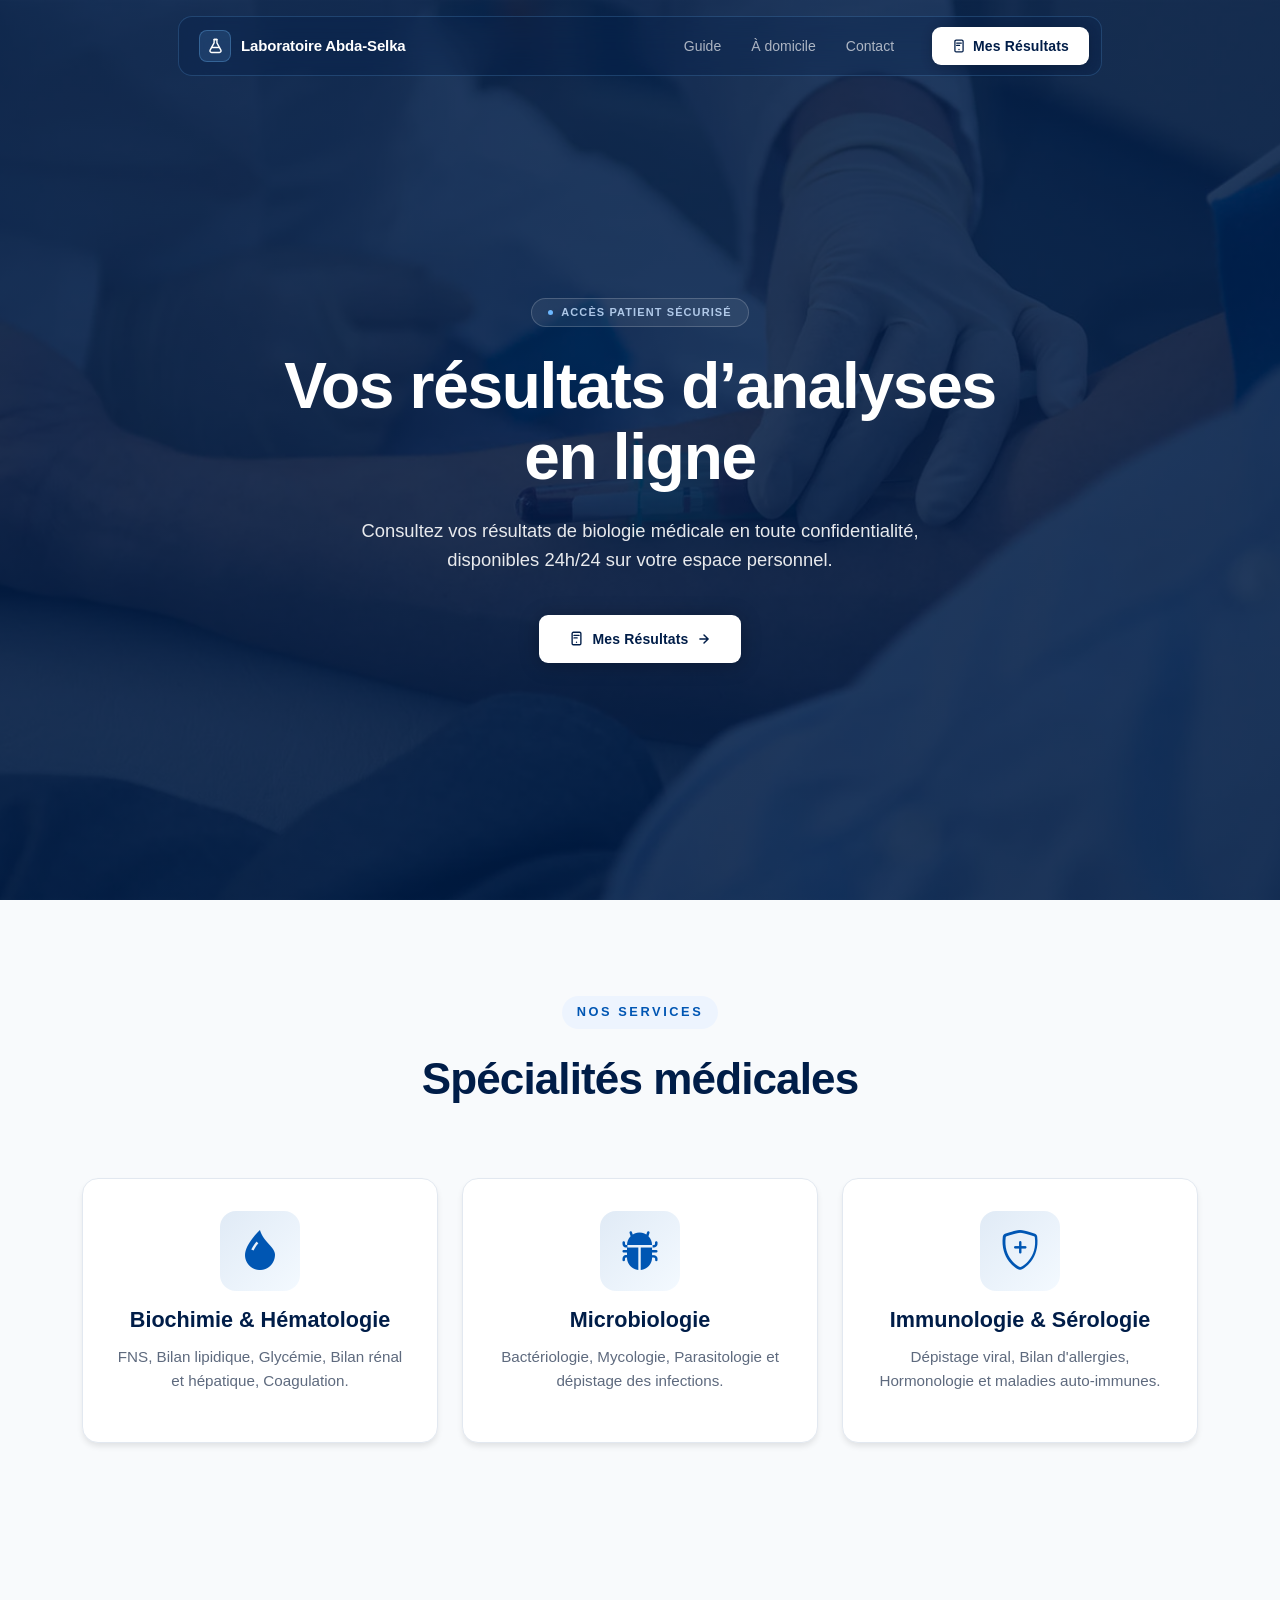
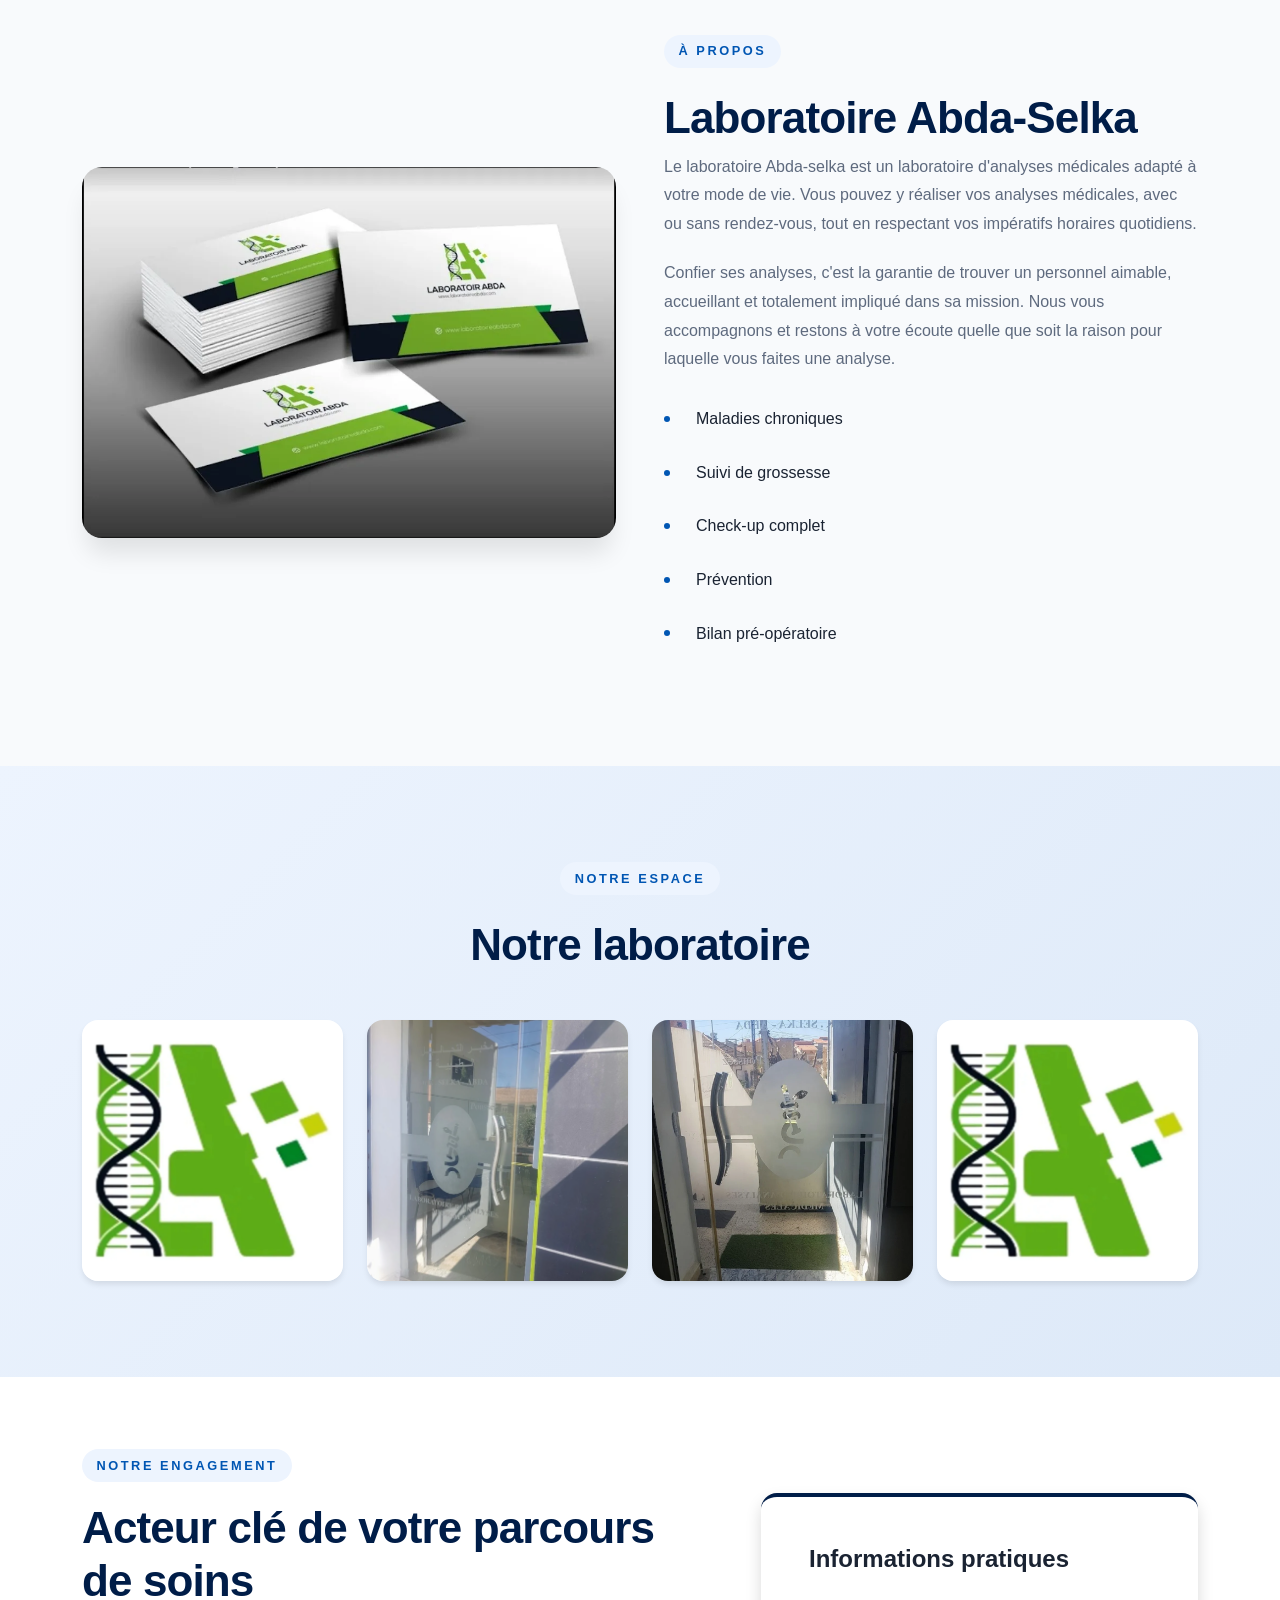
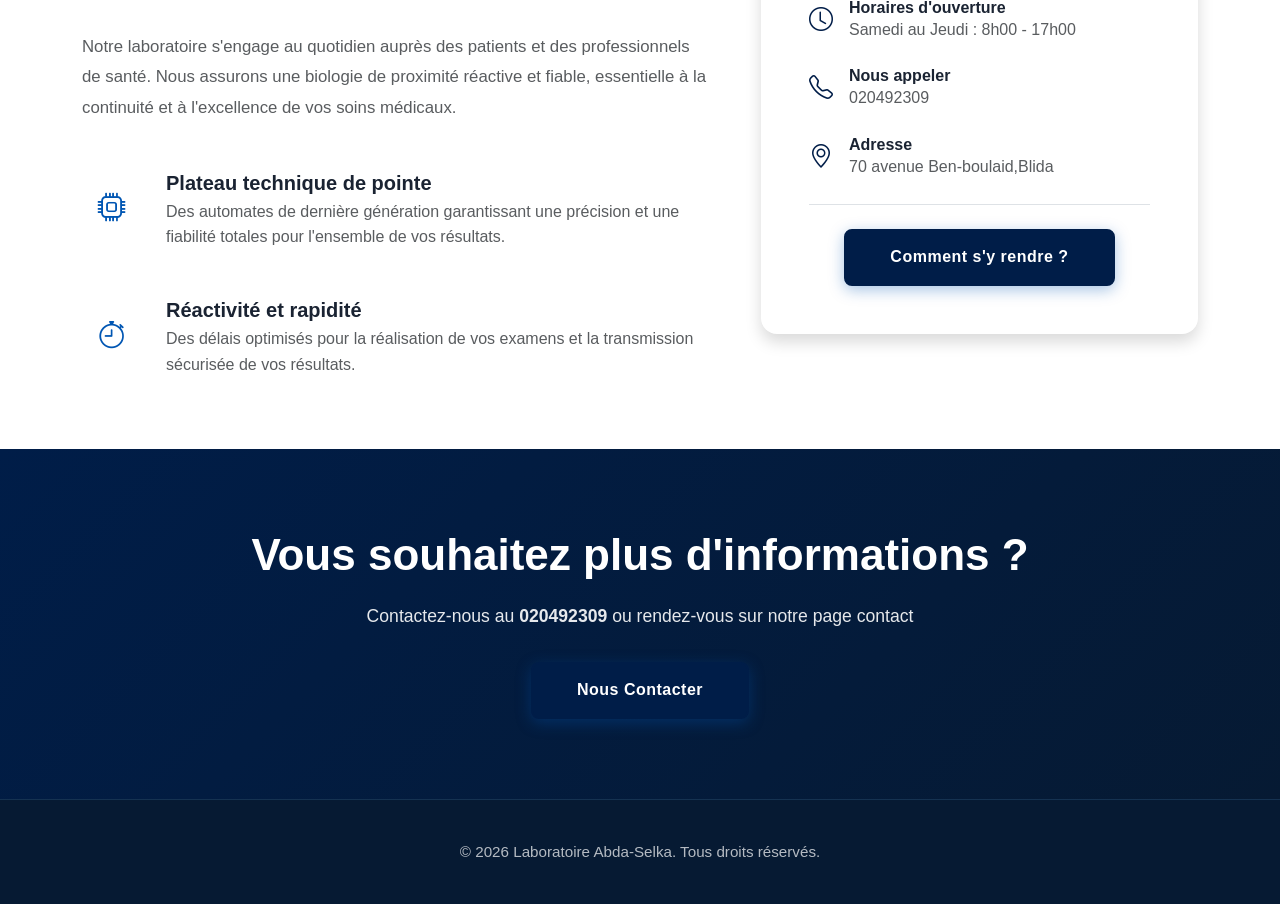
<file: index.html>
<!DOCTYPE html>
<html lang="fr">

<head>
  <meta charset="UTF-8">
  <meta http-equiv="X-UA-Compatible" content="IE=edge">
  <meta name="viewport" content="width=device-width, initial-scale=1.0">
  <title>Laboratoire Abda-Selka</title>

  <link rel="shortcut icon" href="img/logo.jpg" type="image/jpeg">
  <link href="https://cdn.jsdelivr.net/npm/bootstrap@5.1.3/dist/css/bootstrap.min.css" rel="stylesheet"
    integrity="sha384-1BmE4kWBq78iYhFldvKuhfTAU6auU8tT94WrHftjDbrCEXSU1oBoqyl2QvZ6jIW3" crossorigin="anonymous">
  <link rel="stylesheet" href="https://cdn.jsdelivr.net/npm/bootstrap-icons@1.7.2/font/bootstrap-icons.css">
  <script src="https://cdn.jsdelivr.net/npm/bootstrap@5.1.3/dist/js/bootstrap.bundle.min.js"
    integrity="sha384-ka7Sk0Gln4gmtz2MlQnikT1wXgYsOg+OMhuP+IlRH9sENBO0LRn5q+8nbTov4+1p"
    crossorigin="anonymous"></script>
  <link rel="stylesheet" href="aceuille.css">


</head>

<body>
  <!-- Navigation -->
  <nav class="glass-nav-wrap" aria-label="Navigation principale">
    <div class="glass-nav">
      <a href="index.html" class="nav-logo">
        <div class="nav-logo-icon" aria-hidden="true">
          <svg viewBox="0 0 24 24" fill="none" stroke="white" stroke-width="2" stroke-linecap="round"
            stroke-linejoin="round">
            <path d="M14 2H10" />
            <path d="M10 2v5L4.4 17.1c-.8 1.5.3 3.4 2 3.4h11.2c1.7 0 2.8-1.9 2-3.4L14 7V2z" />
            <path d="M6.5 13.5h11" />
          </svg>
        </div>
        <span class="nav-logo-text">Laboratoire Abda-Selka</span>
      </a>

      <button class="nav-toggle" aria-label="Ouvrir le menu" aria-expanded="false">
        <span class="hamburger-bar"></span>
        <span class="hamburger-bar"></span>
        <span class="hamburger-bar"></span>
      </button>

      <div class="nav-menu-content">
        <div class="nav-links">
          <a href="guide.html" class="nav-link">Guide</a>
          <a href="domicile.html" class="nav-link">À domicile</a>
          <a href="contact.html" class="nav-link">Contact</a>
        </div>

        <a href="http://abda.bmvie.net" class="nav-cta">
          <svg width="14" height="14" viewBox="0 0 24 24" fill="none" stroke="currentColor" stroke-width="2.2"
            stroke-linecap="round" stroke-linejoin="round" aria-hidden="true">
            <rect x="5" y="2" width="14" height="20" rx="2" />
            <line x1="12" y1="18" x2="12" y2="18.01" />
            <path d="M8 7h8M8 11h5" />
          </svg>
          Mes Résultats
        </a>
      </div>
    </div>
  </nav>

  <!-- Hero Section -->
  <section class="hero-section">
    <div class="container">
      <div class="hero-content">

        <p class="hero-eyebrow">
          <span class="hero-eyebrow-dot" aria-hidden="true"></span>
          Accès Patient Sécurisé
        </p>

        <h1 class="hero-title" id="hero-title">Vos résultats d’analyses en ligne</h1>

        <p class="hero-subtitle">
          Consultez vos résultats de biologie médicale en toute confidentialité,<br>
          disponibles 24h/24 sur votre espace personnel.
        </p>

        <div class="hero-actions">
          <a href="http://abda.bmvie.net" class="btn-results">
            <svg width="15" height="15" viewBox="0 0 24 24" fill="none" stroke="currentColor" stroke-width="2.2"
              stroke-linecap="round" stroke-linejoin="round" aria-hidden="true">
              <rect x="5" y="2" width="14" height="20" rx="2" />
              <line x1="12" y1="18" x2="12" y2="18.01" />
              <path d="M8 7h8M8 11h5" />
            </svg>
            Mes Résultats
            <span class="btn-arrow" aria-hidden="true">
              <svg width="14" height="14" viewBox="0 0 24 24" fill="none" stroke="currentColor" stroke-width="2.5"
                stroke-linecap="round">
                <path d="M5 12h14M12 5l7 7-7 7" />
              </svg>
            </span>
          </a>
        </div>

      </div>
    </div>
  </section>

  <!-- Specialties Section -->
  <section class="section-specialties">
    <div class="container">
      <div class="section-intro fade-in">
        <p class="section-eyebrow">Nos Services</p>
        <h2 class="section-title">Spécialités médicales</h2>

      </div>
      <div class="row g-4 mt-5">
        <div class="col-md-6 col-lg-4">
          <div class="specialty-card fade-in-up">
            <div class="specialty-icon mb-3">
              <i class="bi bi-droplet-fill fs-1" style="color: #0056b3;"></i>
            </div>
            <h3>Biochimie & Hématologie</h3>
            <p>FNS, Bilan lipidique, Glycémie, Bilan rénal et hépatique, Coagulation.</p>
          </div>
        </div>
        <div class="col-md-6 col-lg-4">
          <div class="specialty-card fade-in-up" style="animation-delay: 0.1s;">
            <div class="specialty-icon text-primary mb-3">
              <i class="bi bi-bug-fill fs-1" style="color: #0056b3;"></i>
            </div>
            <h3>Microbiologie</h3>
            <p>Bactériologie, Mycologie, Parasitologie et dépistage des infections.</p>
          </div>
        </div>
        <div class="col-md-6 col-lg-4">
          <div class="specialty-card fade-in-up" style="animation-delay: 0.2s;">
            <div class="specialty-icon text-primary mb-3">
              <i class="bi bi-shield-plus fs-1" style="color: #0056b3;"></i>
            </div>
            <h3>Immunologie & Sérologie</h3>
            <p>Dépistage viral, Bilan d'allergies, Hormonologie et maladies auto-immunes.</p>
          </div>
        </div>
      </div>
    </div>
  </section>

  <!-- About Section -->
  <section class="section-about">
    <div class="container">
      <div class="row align-items-center g-5">
        <div class="col-lg-6 fade-in">
          <div class="about-image">
            <img src="img/carte.webp" alt="Laboratoire Abda-Selka" loading="lazy">
          </div>
        </div>
        <div class="col-lg-6 fade-in" style="animation-delay: 0.1s;">
          <p class="section-eyebrow">À propos</p>
          <h2 class="section-title">Laboratoire Abda-Selka</h2>
          <p class="about-text">Le laboratoire Abda-selka est un laboratoire d'analyses médicales adapté à votre mode de
            vie. Vous pouvez y réaliser vos analyses médicales, avec ou sans rendez-vous, tout en respectant vos
            impératifs horaires quotidiens.</p>
          <p class="about-text">Confier ses analyses, c'est la garantie de trouver un personnel aimable, accueillant et
            totalement impliqué dans sa mission. Nous vous accompagnons et restons à votre écoute quelle que soit la
            raison pour laquelle vous faites une analyse.</p>
          <ul class="about-list">
            <li>Maladies chroniques</li>
            <li>Suivi de grossesse</li>
            <li>Check-up complet</li>
            <li>Prévention</li>
            <li>Bilan pré-opératoire</li>
          </ul>
        </div>
      </div>
    </div>
  </section>

  <!-- Gallery Section -->
  <section class="section-gallery">
    <div class="container">
      <div class="section-intro text-center fade-in">
        <p class="section-eyebrow">Notre espace</p>
        <h2 class="section-title">Notre laboratoire</h2>
      </div>
      <div class="gallery-grid mt-5">
        <div class="gallery-item fade-in-up">
          <img src="img/logo.webp" alt="Équipements" loading="lazy">
        </div>
        <div class="gallery-item fade-in-up" style="animation-delay: 0.1s;" >
          <img src="img/porte1.webp" alt="Entrée" loading="lazy">
        </div>
        <div class="gallery-item fade-in-up" style="animation-delay: 0.2s;">
          <img src="img/porte2.webp" alt="Accueil" loading="lazy">
        </div>
        <div class="gallery-item fade-in-up" style="animation-delay: 0.3s;">
          <img src="img/logo.webp" alt="Logo">
        </div>
      </div>
    </div>
  </section>
  <!-- Mission Section -->
  <section class="section-mission py-5">
    <div class="container py-4">
      <div class="row g-5 align-items-center">

        <div class="col-lg-7 animate-on-scroll fade-in">
          <p class="section-eyebrow fw-bold text-uppercase mb-1" style="color: #0056b3 !important;">Notre Engagement</p>
          <h2 class="section-title fw-bold mb-4">Acteur clé de votre parcours de soins</h2>
          <p class="mission-text text-muted mb-5">
            Notre laboratoire s'engage au quotidien auprès des patients et des professionnels de santé. Nous assurons
            une biologie de proximité réactive et fiable, essentielle à la continuité et à l'excellence de vos soins
            médicaux.
          </p>

          <div class="mission-highlights">
            <div class="d-flex align-items-start mb-4 animate-on-scroll fade-in-up">
              <div class="flex-shrink-0  bg-opacity-10  p-3 rounded-circle me-4">
                <i class="bi bi-cpu fs-3" style="color: #0056b3;"></i>
              </div>
              <div>
                <h4 class="h5 fw-bold mb-1">Plateau technique de pointe</h4>
                <p class="text-muted mb-0">Des automates de dernière génération garantissant une précision et une
                  fiabilité totales pour l'ensemble de vos résultats.</p>
              </div>
            </div>

            <div class="d-flex align-items-start animate-on-scroll fade-in-up" style="animation-delay: 0.1s;">
              <div class="flex-shrink-0  bg-opacity-10  p-3 rounded-circle me-4">
                <i class="bi bi-stopwatch fs-3" style="color: #0056b3;"></i>
              </div>
              <div>
                <h4 class="h5 fw-bold mb-1">Réactivité et rapidité</h4>
                <p class="text-muted mb-0">Des délais optimisés pour la réalisation de vos examens et la transmission
                  sécurisée de vos résultats.</p>
              </div>
            </div>
          </div>
        </div>

        <div class="col-lg-5 animate-on-scroll fade-in" style="animation-delay: 0.2s;">

          <div class="info-wrapper bg-white p-4 p-md-5 rounded-4 shadow border-top border-4"
            style="border-top-color: #001d48 !important;">
            <h3 class="h4 fw-bold mb-4">Informations pratiques</h3>

            <div class="info-item d-flex align-items-center mb-4">

              <div class="info-icon me-3" style="color: #001d48 !important;">
                <i class="bi bi-clock fs-4"></i>
              </div>
              <div>
                <h4 class="h6 fw-bold mb-0">Horaires d'ouverture</h4>
                <p class="text-muted mb-0">Samedi au Jeudi : 8h00 - 17h00</p>
              </div>
            </div>

            <div class="info-item d-flex align-items-center mb-4">

              <div class="info-icon me-3" style="color: #001d48 !important;">
                <i class="bi bi-telephone fs-4"></i>
              </div>
              <div>
                <h4 class="h6 fw-bold mb-0">Nous appeler</h4>
                <p class="text-muted mb-0">020492309</p>
              </div>
            </div>

            <div class="info-item d-flex align-items-center mb-4">

              <div class="info-icon me-3" style="color: #001d48 !important;">
                <i class="bi bi-geo-alt fs-4"></i>
              </div>
              <div>
                <h4 class="h6 fw-bold mb-0">Adresse</h4>
                <p class="text-muted mb-0">70 avenue Ben-boulaid,Blida</p>
              </div>
            </div>

            <div class="mt-4 pt-4 border-top d-flex justify-content-center">

              <a href="contact.html" class="btn btn-cta" style="max-width: 100%; width: auto;">Comment s'y rendre ?</a>
            </div>
          </div>
        </div>

      </div>
    </div>
  </section>

  <!-- CTA Section -->
  <section class="section-cta">
    <div class="container text-center">
      <div class="fade-in">
        <h2>Vous souhaitez plus d'informations ?</h2>
        <p class="cta-text">Contactez-nous au <strong>020492309</strong> ou rendez-vous sur notre page contact</p>
        <a href="contact.html" class="btn btn-cta">Nous Contacter</a>
      </div>
    </div>
  </section>

  <!-- Footer -->
  <footer class="site-footer">
    <div class="container text-center">
      <p>&copy; 2026 Laboratoire Abda-Selka. Tous droits réservés.</p>
    </div>
  </footer>
  <script src="main.js" defer></script>
</body>

</html>
</file>
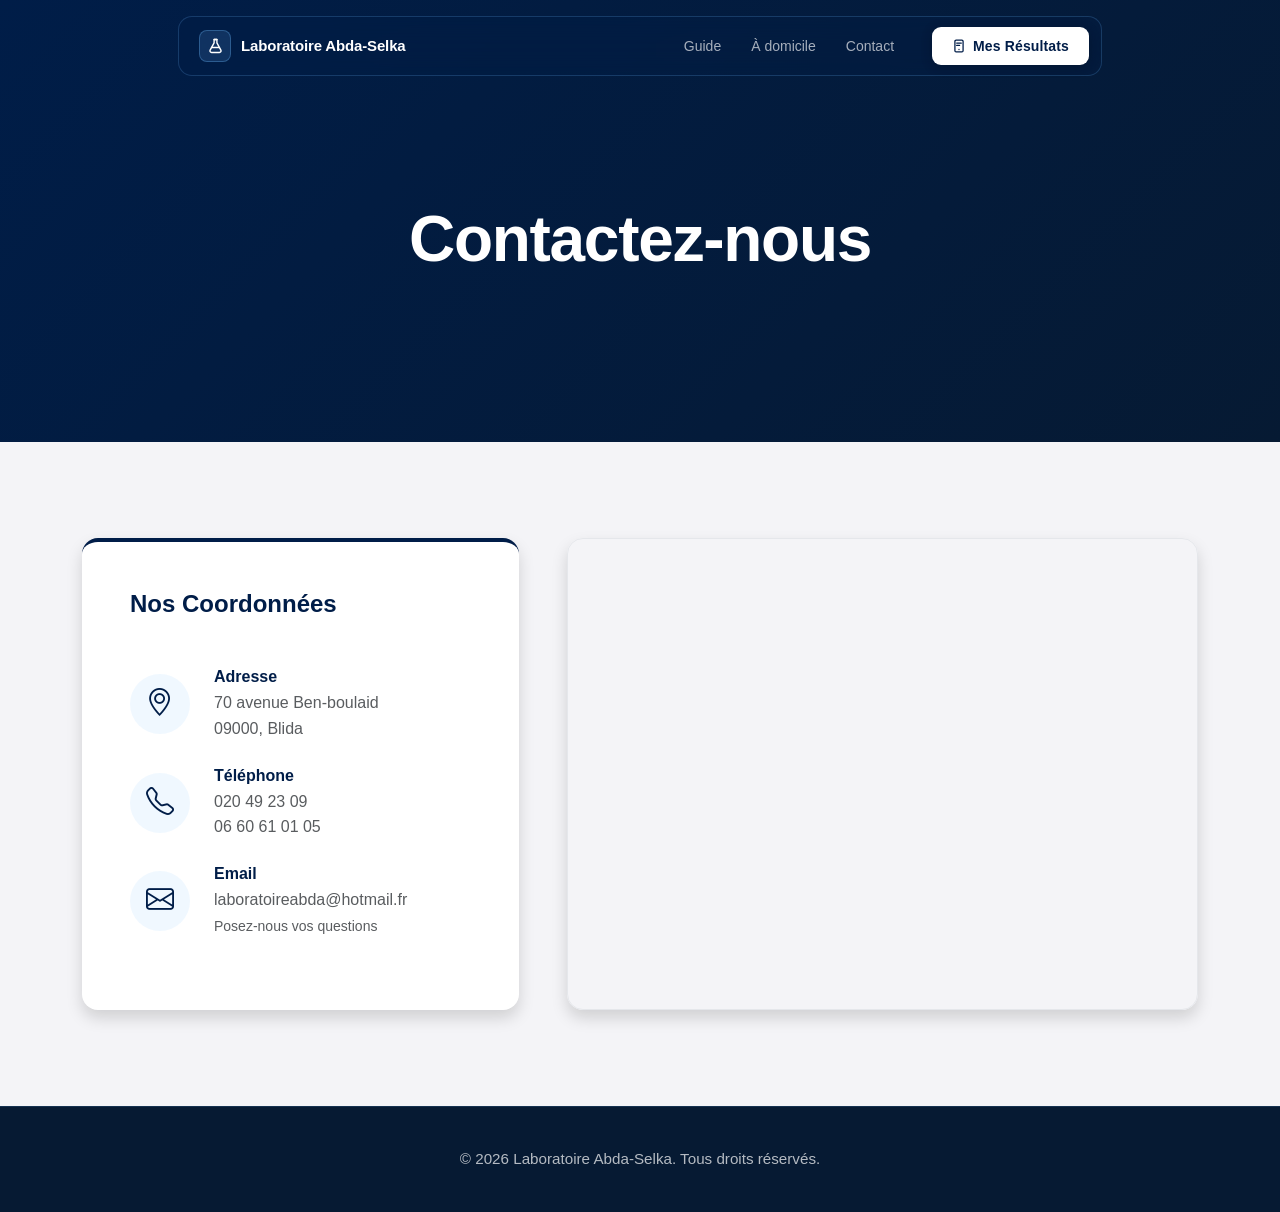
<file: contact.html>
<!DOCTYPE html>
<html lang="fr">

<head>
    <meta charset="UTF-8">
    <meta http-equiv="X-UA-Compatible" content="IE=edge">
    <meta name="viewport" content="width=device-width, initial-scale=1.0">
    <title>Contact - Laboratoire Abda-Selka</title>
    <link href="https://cdn.jsdelivr.net/npm/bootstrap@5.1.3/dist/css/bootstrap.min.css" rel="stylesheet"
        integrity="sha384-1BmE4kWBq78iYhFldvKuhfTAU6auU8tT94WrHftjDbrCEXSU1oBoqyl2QvZ6jIW3" crossorigin="anonymous">
    <link rel="stylesheet" href="https://cdn.jsdelivr.net/npm/bootstrap-icons@1.7.2/font/bootstrap-icons.css">
    <script src="https://cdn.jsdelivr.net/npm/bootstrap@5.1.3/dist/js/bootstrap.bundle.min.js"
        integrity="sha384-ka7Sk0Gln4gmtz2MlQnikT1wXgYsOg+OMhuP+IlRH9sENBO0LRn5q+8nbTov4+1p"
        crossorigin="anonymous"></script>
    <link rel="icon" type="image/jpeg" href="img/logo.jpg">
    <link rel="shortcut icon" href="img/logo.jpg" type="image/jpeg">

    <!-- On utilise uniquement le CSS principal pour garantir la même identité visuelle -->
    <link rel="stylesheet" href="aceuille.css">
</head>

<body>
    <!-- Navigation -->
    <nav class="glass-nav-wrap" aria-label="Navigation principale">
        <div class="glass-nav">
            <a href="index.html" class="nav-logo">
                <div class="nav-logo-icon" aria-hidden="true">
                    <svg viewBox="0 0 24 24" fill="none" stroke="white" stroke-width="2" stroke-linecap="round"
                        stroke-linejoin="round">
                        <path d="M14 2H10" />
                        <path d="M10 2v5L4.4 17.1c-.8 1.5.3 3.4 2 3.4h11.2c1.7 0 2.8-1.9 2-3.4L14 7V2z" />
                        <path d="M6.5 13.5h11" />
                    </svg>
                </div>
                <span class="nav-logo-text">Laboratoire Abda-Selka</span>
            </a>

            <button class="nav-toggle" aria-label="Ouvrir le menu" aria-expanded="false">
                <span class="hamburger-bar"></span>
                <span class="hamburger-bar"></span>
                <span class="hamburger-bar"></span>
            </button>

            <div class="nav-menu-content">
                <div class="nav-links">
                    <a href="guide.html" class="nav-link">Guide</a>
                    <a href="domicile.html" class="nav-link">À domicile</a>
                    <a href="contact.html" class="nav-link">Contact</a>
                </div>

                <a href="http://abda.bmvie.net" class="nav-cta">
                    <svg width="14" height="14" viewBox="0 0 24 24" fill="none" stroke="currentColor" stroke-width="2.2"
                        stroke-linecap="round" stroke-linejoin="round" aria-hidden="true">
                        <rect x="5" y="2" width="14" height="20" rx="2" />
                        <line x1="12" y1="18" x2="12" y2="18.01" />
                        <path d="M8 7h8M8 11h5" />
                    </svg>
                    Mes Résultats
                </a>
            </div>
        </div>
    </nav>

    <!-- Mini Hero Section -->
    <section class="hero-section"
        style="min-height: 40vh; background: linear-gradient(135deg, #001d48 0%, #061a33 100%);">
        <div class="container-fluid">
            <div class="hero-content">
                <div class="fade-in-up">
                    <h1 class="hero-title">Contactez-nous</h1>
                </div>
            </div>
        </div>
    </section>

    <!-- Contact Content Section -->
    <section class="py-5" style="background-color: #f4f4f7;">
        <div class="container py-5">
            <div class="row g-5">

                <!-- Informations (Gauche) -->
                <div class="col-lg-5 fade-in-up">
                    <div class="info-wrapper bg-white p-4 p-md-5 rounded-4 shadow border-top border-4 h-100"
                        style="border-top-color: #001d48 !important;">
                        <h3 class="h4 fw-bold mb-5" style="color: #001d48;">Nos Coordonnées</h3>

                        <!-- Adresse -->
                        <div class="info-item d-flex align-items-center mb-4">
                            <div class="info-icon me-4 d-flex align-items-center justify-content-center"
                                style="color: #001d48;background-color: rgba(109, 184, 255, 0.1); width: 60px; height: 60px; border-radius: 50%;">
                                <i class="bi bi-geo-alt fs-3"></i>
                            </div>
                            <div>
                                <h4 class="h6 fw-bold mb-1" style="color: #001d48;">Adresse</h4>
                                <p class="text-muted mb-0">70 avenue Ben-boulaid<br>09000, Blida</p>
                            </div>
                        </div>

                        <!-- Téléphone -->
                        <div class="info-item d-flex align-items-center mb-4">
                            <div class="info-icon me-4 d-flex align-items-center justify-content-center"
                                style="color: #001d48;background-color: rgba(109, 184, 255, 0.1); width: 60px; height: 60px; border-radius: 50%;">
                                <i class="bi bi-telephone fs-3"></i>
                            </div>
                            <div>
                                <h4 class="h6 fw-bold mb-1" style="color: #001d48;">Téléphone</h4>
                                <p class="text-muted mb-0">020 49 23 09<br>06 60 61 01 05</p>
                            </div>
                        </div>

                        <!-- Email -->
                        <div class="info-item d-flex align-items-center mb-4">
                            <div class="info-icon me-4 d-flex align-items-center justify-content-center"
                                style="color: #001d48; background-color: rgba(109, 184, 255, 0.1); width: 60px; height: 60px; border-radius: 50%;">
                                <i class="bi bi-envelope fs-3"></i>
                            </div>
                            <div>
                                <h4 class="h6 fw-bold mb-1" style="color: #001d48;">Email</h4>
                                <p class="text-muted mb-0">laboratoireabda@hotmail.fr<br><small>Posez-nous vos
                                        questions</small></p>
                            </div>
                        </div>

                    </div>
                </div>

                <!-- Carte Google Maps (Droite) -->
                <div class="col-lg-7 fade-in-up" style="animation-delay: 0.2s;">
                    <div class="rounded-4 overflow-hidden shadow h-100"
                        style="min-height: 450px; border: 1px solid #e5e7eb;">
                        <iframe id="map"
                            src="https://www.google.com/maps/embed?pb=!1m18!1m12!1m3!1d3208.005760771556!2d2.832212794601788!3d36.48157694063525!2m3!1f0!2f0!3f0!3m2!1i1024!2i768!4f13.1!3m3!1m2!1s0x128f0d483cc85fef%3A0xfad7cac1999a0b30!2sLaboratoire%20d&#39;analyses%20m%C3%A9dicales%20Dr%20ABDA!5e0!3m2!1sfr!2sdz!4v1633453223832!5m2!1sfr!2sdz"
                            width="100%" height="100%" style="border:0; min-height: 450px;" allowfullscreen=""
                            loading="lazy"></iframe>
                    </div>
                </div>

            </div>
        </div>
    </section>

    <!-- Footer -->
    <footer class="site-footer">
        <div class="container text-center">
            <p>&copy; 2026 Laboratoire Abda-Selka. Tous droits réservés.</p>
        </div>
    </footer>
    <script src="main.js" defer></script>
</body>

</html>
</file>
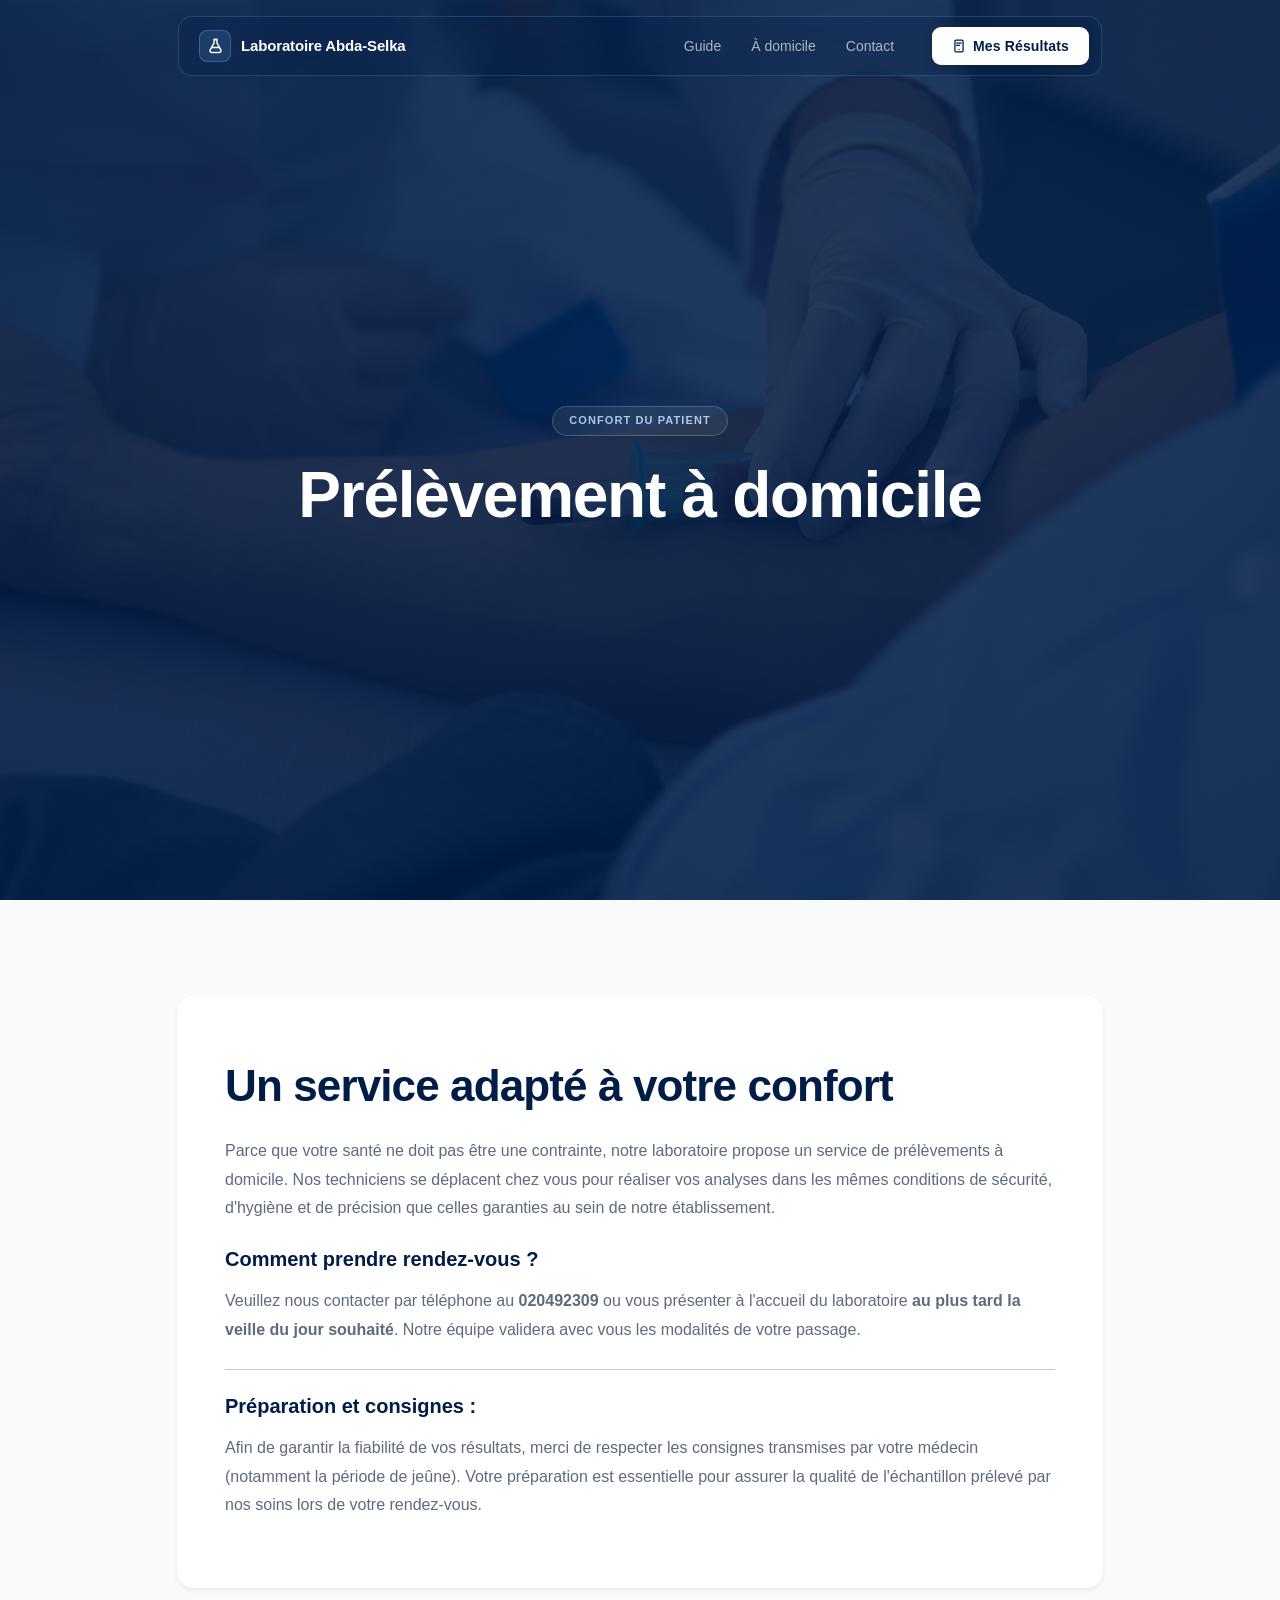
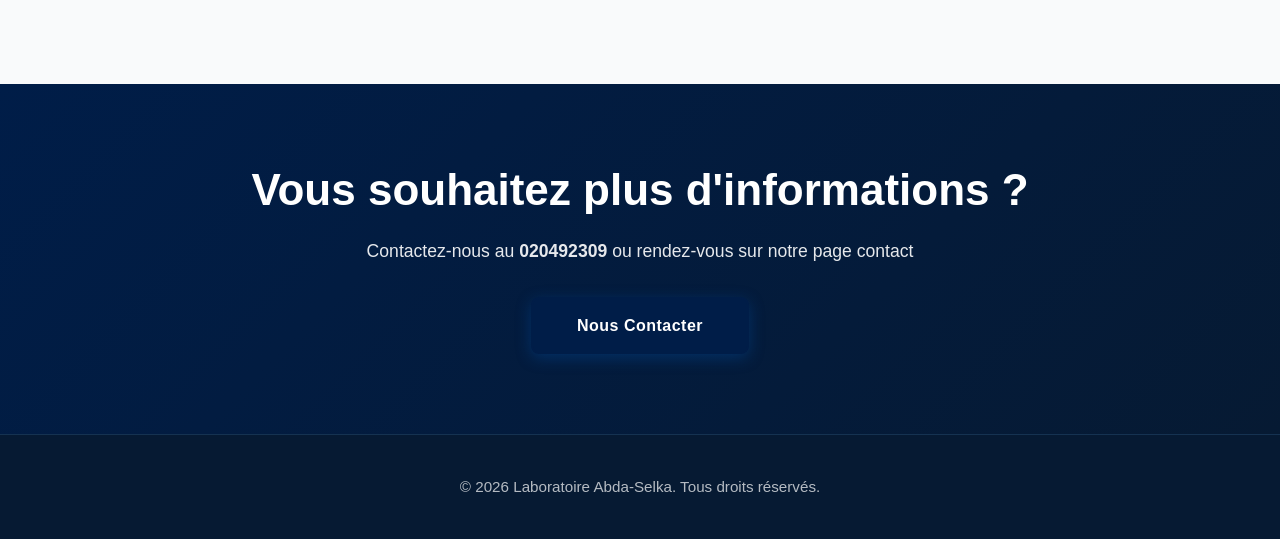
<file: domicile.html>
<!DOCTYPE html>
<html lang="fr">

<head>
  <meta charset="UTF-8">
  <meta name="viewport" content="width=device-width, initial-scale=1.0">
  <title>Prélèvement à domicile - Laboratoire Abda-Selka</title>
  <link rel="icon" type="image/jpeg" href="img/logo.jpg">
  <link rel="shortcut icon" href="img/logo.jpg" type="image/jpeg">
  <link href="https://cdn.jsdelivr.net/npm/bootstrap@5.1.3/dist/css/bootstrap.min.css" rel="stylesheet">
  <link rel="stylesheet" href="https://cdn.jsdelivr.net/npm/bootstrap-icons@1.7.2/font/bootstrap-icons.css">
  <link rel="stylesheet" href="aceuille.css">
</head>

<body>
  <!-- Navbar -->
  <nav class="glass-nav-wrap" aria-label="Navigation principale">
    <div class="glass-nav">
      <a href="index.html" class="nav-logo">
        <div class="nav-logo-icon" aria-hidden="true">
          <svg viewBox="0 0 24 24" fill="none" stroke="white" stroke-width="2" stroke-linecap="round"
            stroke-linejoin="round">
            <path d="M14 2H10" />
            <path d="M10 2v5L4.4 17.1c-.8 1.5.3 3.4 2 3.4h11.2c1.7 0 2.8-1.9 2-3.4L14 7V2z" />
            <path d="M6.5 13.5h11" />
          </svg>
        </div>
        <span class="nav-logo-text">Laboratoire Abda-Selka</span>
      </a>

      <button class="nav-toggle" aria-label="Ouvrir le menu" aria-expanded="false">
        <span class="hamburger-bar"></span>
        <span class="hamburger-bar"></span>
        <span class="hamburger-bar"></span>
      </button>

      <div class="nav-menu-content">
        <div class="nav-links">
          <a href="guide.html" class="nav-link">Guide</a>
          <a href="domicile.html" class="nav-link">À domicile</a>
          <a href="contact.html" class="nav-link">Contact</a>
        </div>

        <a href="http://abda.bmvie.net" class="nav-cta">
          <svg width="14" height="14" viewBox="0 0 24 24" fill="none" stroke="currentColor" stroke-width="2.2"
            stroke-linecap="round" stroke-linejoin="round" aria-hidden="true">
            <rect x="5" y="2" width="14" height="20" rx="2" />
            <line x1="12" y1="18" x2="12" y2="18.01" />
            <path d="M8 7h8M8 11h5" />
          </svg>
          Mes Résultats
        </a>
      </div>
    </div>
  </nav>

  <!-- Hero Section -->
  <section class="hero-section"
    >
    <div class="container-fluid">
      <div class="hero-content">
        <div class="fade-in-up">
          <!-- Eyebrow pour le titre secondaire -->
          <p class="hero-eyebrow">Confort du patient</p>
          <!-- H1 pour le titre principal -->
          <h1 class="hero-title">Prélèvement à domicile</h1>
        </div>
      </div>
    </div>
  </section>


  <!-- Content Section -->
  <section class="py-5" style="background-color: #f9fafb;">
    <div class="container py-5">
      <div class="row justify-content-center">
        <div class="col-lg-10">

          <!-- Bloc principal -->
          <div class="bg-white p-4 p-md-5 rounded-4 shadow-sm">
            <h2 class="section-title mb-4">Un service adapté à votre confort</h2>

            <p class="about-text mb-4">
              Parce que votre santé ne doit pas être une contrainte, notre laboratoire propose un service de
              prélèvements à domicile.
              Nos techniciens se déplacent chez vous pour réaliser vos analyses dans les mêmes conditions de sécurité,
              d'hygiène et de précision que celles garanties au sein de notre établissement.
            </p>

            <h4 class="h5 fw-bold mb-3 mt-4" style="color: var(--dark);">Comment prendre rendez-vous ?</h4>
            <p class="about-text mb-4">
              Veuillez nous contacter par téléphone au <strong>020492309</strong> ou vous présenter à l'accueil du
              laboratoire
              <strong>au plus tard la veille du jour souhaité</strong>. Notre équipe validera avec vous les modalités de
              votre passage.
            </p>

            <hr class="my-4">

            <h4 class="h5 fw-bold mb-3" style="color: var(--dark);">Préparation et consignes :</h4>
            <p class="about-text">
              Afin de garantir la fiabilité de vos résultats, merci de respecter les consignes transmises par votre
              médecin
              (notamment la période de jeûne). Votre préparation est essentielle pour assurer la qualité de
              l'échantillon
              prélevé par nos soins lors de votre rendez-vous.
            </p>
          </div>

        </div>
      </div>
    </div>
  </section>

  <!-- CTA Section -->
  <section class="section-cta">
    <div class="container text-center">
      <div class="fade-in">
        <h2>Vous souhaitez plus d'informations ?</h2>
        <p class="cta-text">Contactez-nous au <strong>020492309</strong> ou rendez-vous sur notre page contact</p>
        <a href="contact.html" class="btn btn-cta">Nous Contacter</a>
      </div>
    </div>
  </section>

  <!-- Footer -->
  <footer class="site-footer">
    <div class="container text-center">
      <p>&copy; 2026 Laboratoire Abda-Selka. Tous droits réservés.</p>
    </div>
  </footer>
  <script src="main.js" defer></script>
</body>

</html>
</file>
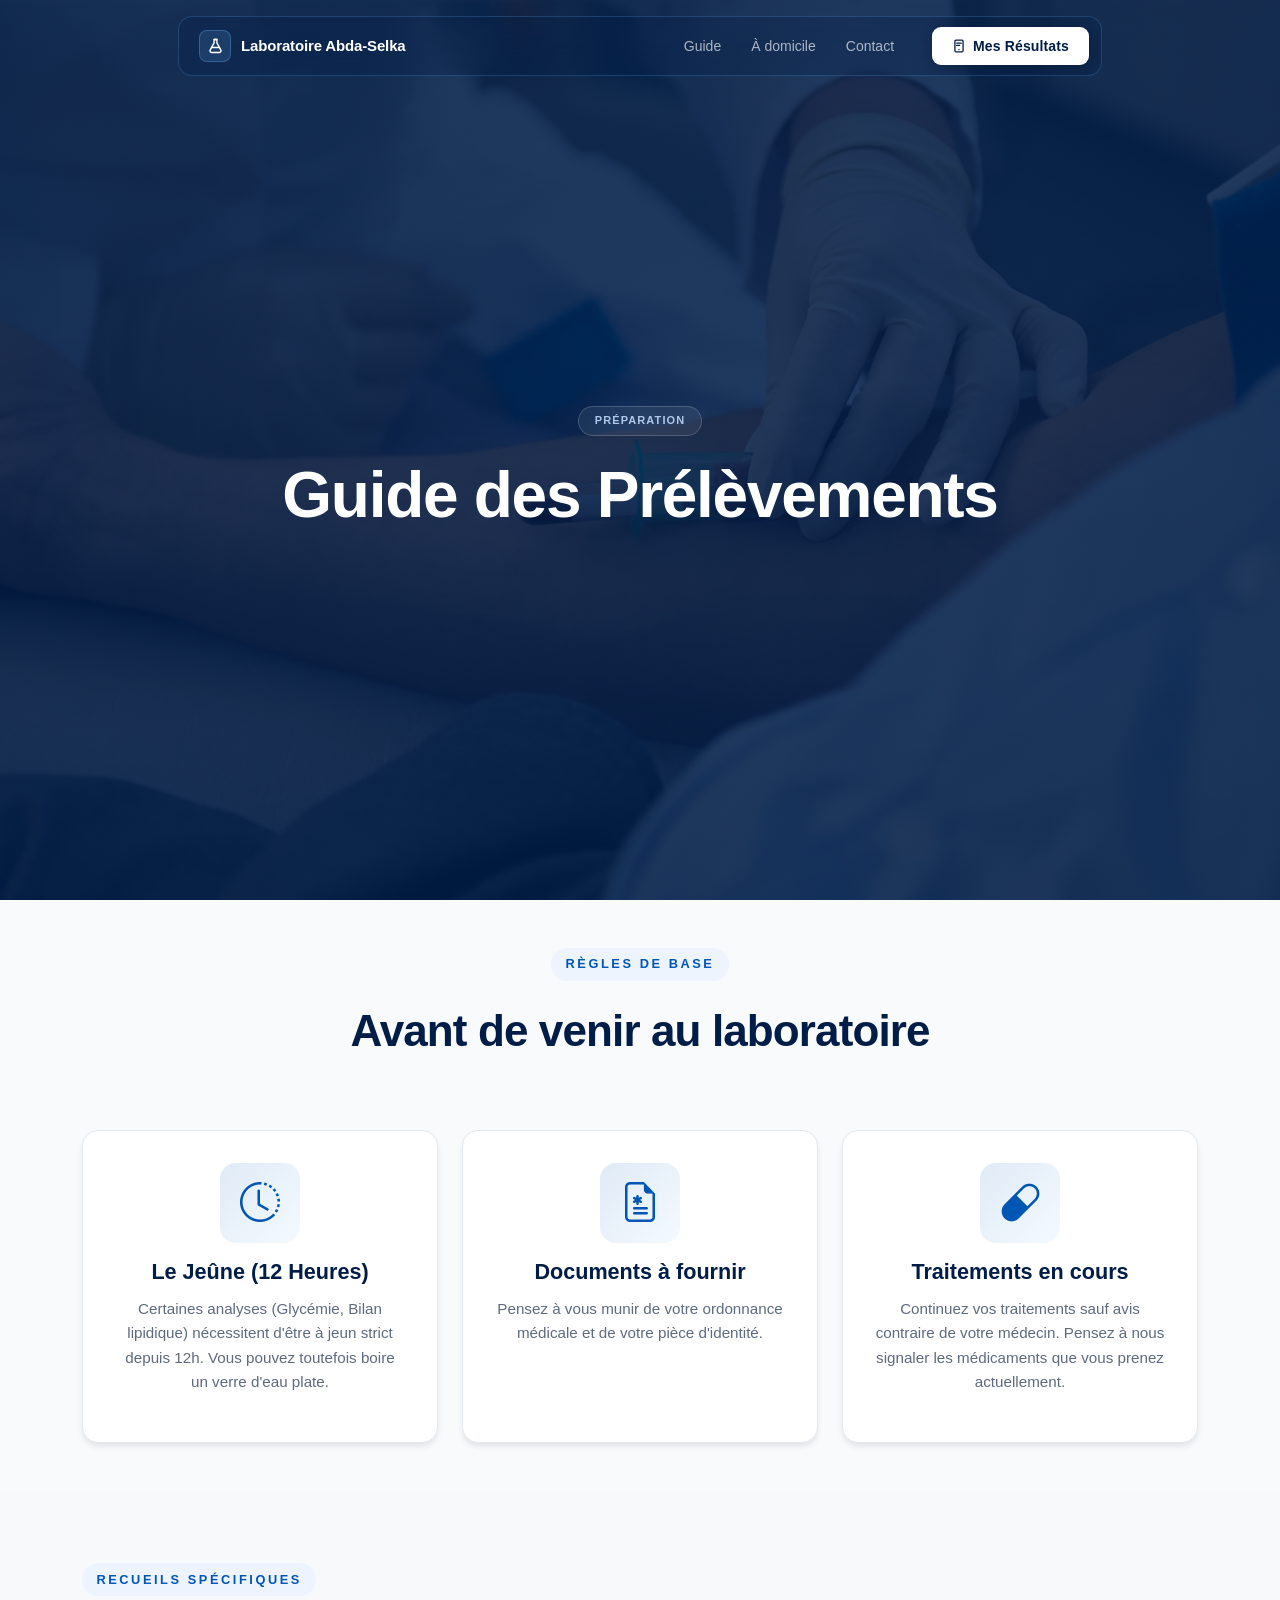
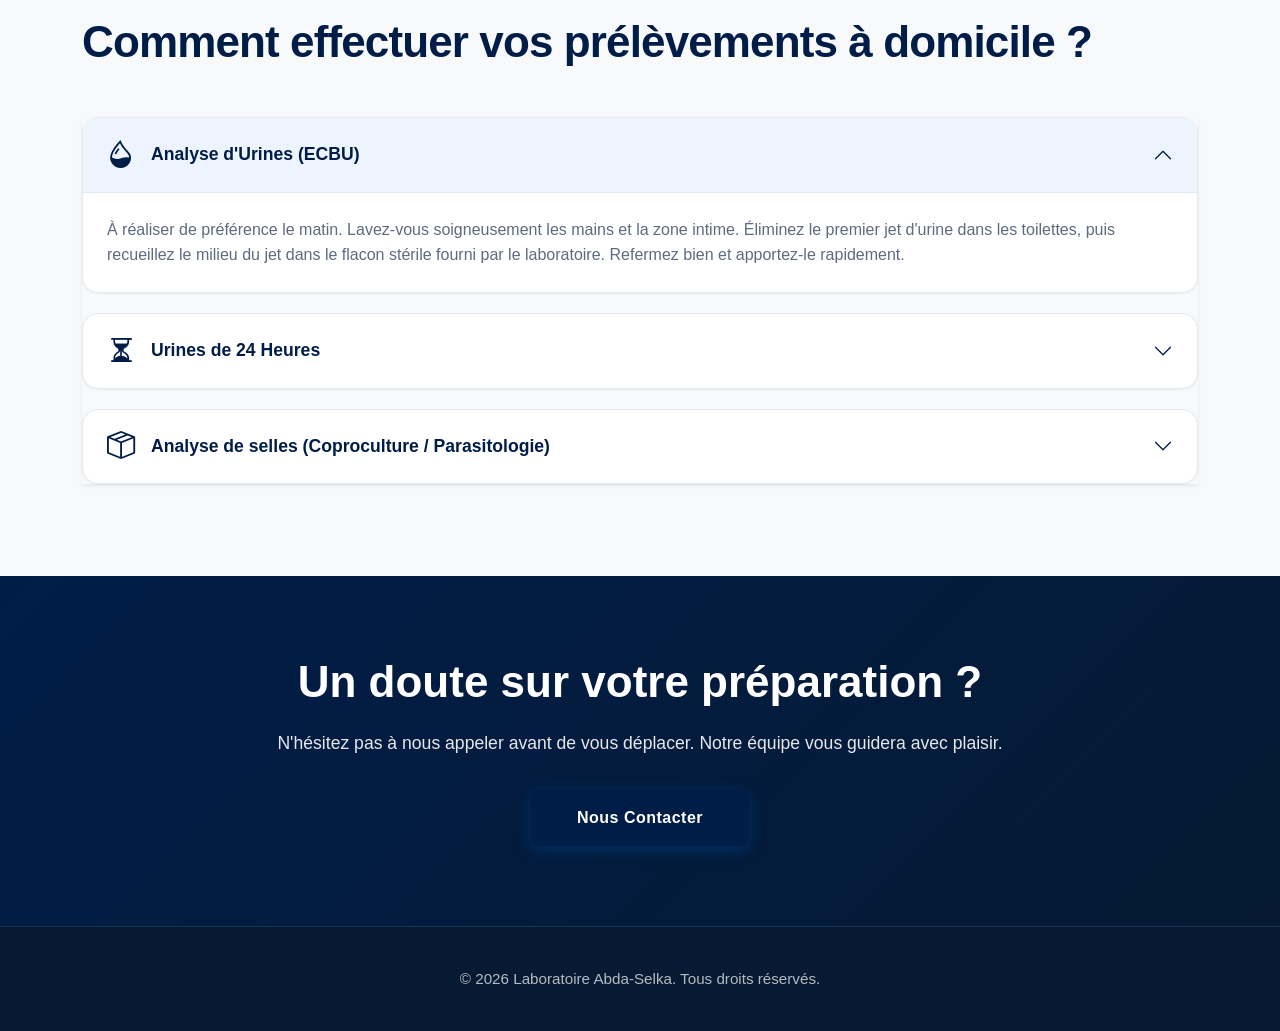
<file: guide.html>
<!DOCTYPE html>
<html lang="fr">

<head>
  <meta charset="UTF-8">
  <meta http-equiv="X-UA-Compatible" content="IE=edge">
  <meta name="viewport" content="width=device-width, initial-scale=1.0">
  <title>Guide des Prélèvements - Laboratoire Abda-Selka</title>
  <link rel="icon" type="image/jpeg" href="img/logo.jpg">
  <link rel="shortcut icon" href="img/logo.jpg" type="image/jpeg">
  <link href="https://cdn.jsdelivr.net/npm/bootstrap@5.1.3/dist/css/bootstrap.min.css" rel="stylesheet"
    integrity="sha384-1BmE4kWBq78iYhFldvKuhfTAU6auU8tT94WrHftjDbrCEXSU1oBoqyl2QvZ6jIW3" crossorigin="anonymous">
  <link rel="stylesheet" href="https://cdn.jsdelivr.net/npm/bootstrap-icons@1.11.3/font/bootstrap-icons.css">
  <script src="https://cdn.jsdelivr.net/npm/bootstrap@5.1.3/dist/js/bootstrap.bundle.min.js"
    integrity="sha384-ka7Sk0Gln4gmtz2MlQnikT1wXgYsOg+OMhuP+IlRH9sENBO0LRn5q+8nbTov4+1p"
    crossorigin="anonymous"></script>
  <link rel="stylesheet" href="aceuille.css">
</head>

<body>
  <!-- Navigation -->
  <nav class="glass-nav-wrap" aria-label="Navigation principale">
    <div class="glass-nav">
      <a href="index.html" class="nav-logo">
        <div class="nav-logo-icon" aria-hidden="true">
          <svg viewBox="0 0 24 24" fill="none" stroke="white" stroke-width="2" stroke-linecap="round"
            stroke-linejoin="round">
            <path d="M14 2H10" />
            <path d="M10 2v5L4.4 17.1c-.8 1.5.3 3.4 2 3.4h11.2c1.7 0 2.8-1.9 2-3.4L14 7V2z" />
            <path d="M6.5 13.5h11" />
          </svg>
        </div>
        <span class="nav-logo-text">Laboratoire Abda-Selka</span>
      </a>

      <button class="nav-toggle" aria-label="Ouvrir le menu" aria-expanded="false">
        <span class="hamburger-bar"></span>
        <span class="hamburger-bar"></span>
        <span class="hamburger-bar"></span>
      </button>

      <div class="nav-menu-content">
        <div class="nav-links">
          <a href="guide.html" class="nav-link">Guide</a>
          <a href="domicile.html" class="nav-link">À domicile</a>
          <a href="contact.html" class="nav-link">Contact</a>
        </div>

        <a href="http://abda.bmvie.net" class="nav-cta">
          <svg width="14" height="14" viewBox="0 0 24 24" fill="none" stroke="currentColor" stroke-width="2.2"
            stroke-linecap="round" stroke-linejoin="round" aria-hidden="true">
            <rect x="5" y="2" width="14" height="20" rx="2" />
            <line x1="12" y1="18" x2="12" y2="18.01" />
            <path d="M8 7h8M8 11h5" />
          </svg>
          Mes Résultats
        </a>
      </div>
    </div>
  </nav>

  <!-- Hero Section -->
  <section class="hero-section">
    <div class="container-fluid">
      <div class="hero-content">
        <div class="fade-in-up">
          <!-- Eyebrow pour le titre secondaire -->
          <p class="hero-eyebrow">Préparation</p>
          <!-- H1 pour le titre principal -->
          <h1 class="hero-title">Guide des Prélèvements</h1>
        </div>
      </div>
    </div>
  </section>

  <!-- Recommandations Générales -->
  <section class="section-specialties pt-5 pb-5">
    <div class="container">
      <div class="section-intro fade-in">
        <p class="section-eyebrow">Règles de base</p>
        <h2 class="section-title">Avant de venir au laboratoire</h2>
      </div>

      <div class="row g-4 mt-4">
        <!-- Le Jeûne -->
        <div class="col-md-4">
          <div class="specialty-card fade-in-up">
            <div class="specialty-icon mb-3">
              <i class="bi bi-clock-history fs-1" style="color: #0056b3;"></i>
            </div>
            <h3>Le Jeûne (12 Heures)</h3>
            <p>Certaines analyses (Glycémie, Bilan lipidique) nécessitent d'être à jeun strict depuis 12h. Vous pouvez
              toutefois boire un verre d'eau plate.</p>
          </div>
        </div>

        <!-- Documents -->
        <div class="col-md-4">
          <div class="specialty-card fade-in-up" style="animation-delay: 0.1s;">
            <div class="specialty-icon mb-3">
              <i class="bi bi-file-earmark-medical fs-1" style="color: #0056b3;"></i>
            </div>
            <h3>Documents à fournir</h3>
            <p>Pensez à vous munir de votre ordonnance médicale et de votre pièce d'identité.</p>
          </div>
        </div>

        <!-- Traitements -->
        <div class="col-md-4">
          <div class="specialty-card fade-in-up" style="animation-delay: 0.2s;">
            <div class="specialty-icon mb-3">
              <i class="bi bi-capsule fs-1" style="color: #0056b3;"></i>
            </div>
            <h3>Traitements en cours</h3>
            <p>Continuez vos traitements sauf avis contraire de votre médecin. Pensez à nous signaler les médicaments
              que vous prenez actuellement.</p>
          </div>
        </div>
      </div>
    </div>
  </section>

  <!-- Consignes Spécifiques (Urines, Selles, etc.) -->
  <section class="section-mission py-5 bg-light">
    <div class="container py-4">
      <div class="row g-5">

        <div class="col-lg-12 animate-on-scroll fade-in">
          <p class="section-eyebrow fw-bold text-uppercase mb-1" style="color: #0056b3 !important;">Recueils spécifiques
          </p>
          <h2 class="section-title fw-bold mb-5">Comment effectuer vos prélèvements à domicile ?</h2>

          <!-- Accordéon Bootstrap -->
          <div class="accordion shadow-sm" id="accordionConsignes">

            <!-- ECBU -->
            <div class="accordion-item border-0 mb-3 rounded-3 overflow-hidden shadow-sm">
              <h2 class="accordion-header" id="headingOne">
                <button class="accordion-button fw-bold fs-5" type="button" data-bs-toggle="collapse"
                  data-bs-target="#collapseOne" aria-expanded="true" aria-controls="collapseOne">
                  <i class="bi bi-droplet-half fs-3 me-3" style="color: #001d48;"></i>
                  Analyse d'Urines (ECBU)
                </button>
              </h2>
              <div id="collapseOne" class="accordion-collapse collapse show" aria-labelledby="headingOne"
                data-bs-parent="#accordionConsignes">
                <div class="accordion-body text-muted bg-white p-4">
                  À réaliser de préférence le matin. Lavez-vous soigneusement les mains et la zone intime. Éliminez le
                  premier jet d'urine dans les toilettes, puis recueillez le milieu du jet dans le flacon stérile fourni
                  par le laboratoire. Refermez bien et apportez-le rapidement.
                </div>
              </div>
            </div>

            <!-- Urines de 24h -->
            <div class="accordion-item border-0 mb-3 rounded-3 overflow-hidden shadow-sm">
              <h2 class="accordion-header" id="headingTwo">
                <button class="accordion-button collapsed fw-bold fs-5" type="button" data-bs-toggle="collapse"
                  data-bs-target="#collapseTwo" aria-expanded="false" aria-controls="collapseTwo">
                  <i class="bi bi-hourglass-split fs-3 me-3" style="color: #001d48;"></i>
                  Urines de 24 Heures
                </button>
              </h2>
              <div id="collapseTwo" class="accordion-collapse collapse" aria-labelledby="headingTwo"
                data-bs-parent="#accordionConsignes">
                <div class="accordion-body text-muted bg-white p-4">
                  Le matin au réveil (ex: 8h), videz la totalité de votre vessie dans les toilettes. Ensuite, pendant 24
                  heures (jusqu'au lendemain 8h), recueillez la <strong>totalité</strong> de vos urines dans le
                  récipient adapté. Conservez le bocal au frais.
                </div>
              </div>
            </div>

            <!-- Coproculture / Selles -->
            <div class="accordion-item border-0 mb-3 rounded-3 overflow-hidden shadow-sm">
              <h2 class="accordion-header" id="headingThree">
                <button class="accordion-button collapsed fw-bold fs-5" type="button" data-bs-toggle="collapse"
                  data-bs-target="#collapseThree" aria-expanded="false" aria-controls="collapseThree">
                  <i class="bi bi-box-seam fs-3 me-3" style="color: #001d48;"></i>
                  Analyse de selles (Coproculture / Parasitologie)
                </button>
              </h2>
              <div id="collapseThree" class="accordion-collapse collapse" aria-labelledby="headingThree"
                data-bs-parent="#accordionConsignes">
                <div class="accordion-body text-muted bg-white p-4">
                  Le recueil se fait dans un pot stérile spécifique récupéré au laboratoire. Évitez tout contact avec
                  les urines ou l'eau des toilettes. Ramenez l'échantillon au laboratoire dans les plus brefs délais.
                </div>
              </div>
            </div>

          </div>
          <!-- Fin Accordéon -->

        </div>
      </div>
    </div>
  </section>

  <!-- CTA Section -->
  <section class="section-cta">
    <div class="container text-center">
      <div class="fade-in">
        <h2>Un doute sur votre préparation ?</h2>
        <p class="cta-text">N'hésitez pas à nous appeler avant de vous déplacer. Notre équipe vous guidera avec plaisir.
        </p>
        <a href="contact.html" class="btn btn-cta">Nous Contacter</a>
      </div>
    </div>
  </section>

  <!-- Footer -->
  <footer class="site-footer">
    <div class="container text-center">
      <p>&copy; 2026 Laboratoire Abda-Selka. Tous droits réservés.</p>
    </div>
  </footer>
  <script src="main.js" defer></script>
</body>

</html>
</file>
<file: aceuille.css>
:root {
    --dark: #001d48;
    --dark-soft: #061a33;
    --accent: #0056b3;
    --accent-light: #6db8ff;
    --accent-pale: #edf4fe;
    --text: #1a2332;
    --text-light: #5e6a7e;
    --bg: #f8fafc;
    --card: #ffffff;
    --border: #e2e8f0;
    --shadow-sm: 0 1px 2px 0 rgba(0, 0, 0, 0.05);
    --shadow: 0 4px 6px -1px rgba(0, 0, 0, 0.1);
    --shadow-lg: 0 10px 15px -3px rgba(0, 0, 0, 0.1);
    --shadow-xl: 0 20px 25px -5px rgba(0, 0, 0, 0.1);
    --transition: all 0.3s cubic-bezier(0.4, 0, 0.2, 1);
}

* {
    box-sizing: border-box;
    margin: 0;
    padding: 0;
}

html {
    scroll-behavior: smooth;
}

body {
    font-family: -apple-system, BlinkMacSystemFont, 'Segoe UI', 'Roboto', 'Oxygen', 'Ubuntu', 'Cantarell', sans-serif;
    color: var(--text);
    background: var(--bg);
    line-height: 1.6;
}

/* Animations */
@keyframes fadeInUp {
    from {
        opacity: 0;
        transform: translateY(30px);
    }

    to {
        opacity: 1;
        transform: translateY(0);
    }
}

@keyframes fadeIn {
    from {
        opacity: 0;
    }

    to {
        opacity: 1;
    }
}

@keyframes slideInLeft {
    from {
        opacity: 0;
        transform: translateX(-30px);
    }

    to {
        opacity: 1;
        transform: translateX(0);
    }
}

@keyframes scaleIn {
    from {
        opacity: 0;
        transform: scale(0.95);
    }

    to {
        opacity: 1;
        transform: scale(1);
    }
}

@keyframes pulse {

    0%,
    100% {
        opacity: 1;
    }

    50% {
        opacity: 0.8;
    }
}

.fade-in {
    animation: fadeIn 0.6s ease-out forwards;
    opacity: 0;
}

.fade-in-up {
    animation: fadeInUp 0.6s ease-out forwards;
    opacity: 0;
}

/* ============================================================
   NAVBAR
   ============================================================ */

.glass-nav-wrap {
    position: fixed;
    top: 0;
    left: 0;
    right: 0;
    z-index: 100;
    padding: 16px 24px;
    display: flex;
    justify-content: center;
}

.glass-nav {
    width: 75%;
    display: flex;
    align-items: center;
    justify-content: space-between;
    background: rgba(0, 29, 72, 0.25);
    border: 1px solid rgba(109, 184, 255, 0.2);
    border-radius: 14px;
    padding: 10px 12px 10px 20px;
    backdrop-filter: blur(14px);
    -webkit-backdrop-filter: blur(14px);
}

.nav-logo {
    display: flex;
    align-items: center;
    gap: 10px;
    text-decoration: none;
}

.nav-logo-icon {
    width: 32px;
    height: 32px;
    background: rgba(109, 184, 255, 0.15);
    border: 1px solid rgba(109, 184, 255, 0.3);
    border-radius: 8px;
    display: flex;
    align-items: center;
    justify-content: center;
    flex-shrink: 0;
}

.nav-logo-icon svg {
    width: 17px;
    height: 17px;
}

.nav-logo-text {
    font-family: 'Inter', sans-serif;
    font-size: 15px;
    font-weight: 600;
    color: #ffffff;
    letter-spacing: -0.01em;
}

.nav-links {
    display: flex;
    align-items: center;
    gap: 2px;
}

.nav-link {
    font-family: 'Inter', sans-serif;
    font-size: 14px;
    font-weight: 400;
    color: rgba(255, 255, 255, 0.65);
    text-decoration: none;
    padding: 6px 14px;
    border-radius: 8px;
    transition: color 0.15s ease, background 0.15s ease;
}

.nav-link:hover {
    color: rgba(255, 255, 255, 0.95);
    /* Subtle ice-blue tint on hover, matching hero dot color family */
    background: rgba(109, 184, 255, 0.12);
    text-decoration: none;
}

.nav-cta {
    display: inline-flex;
    align-items: center;
    gap: 7px;
    background: #ffffff;
    color: var(--dark) !important;
    font-family: 'Inter', sans-serif;
    font-size: 14px;
    font-weight: 600;
    padding: 8px 20px;
    border-radius: 9px;
    border: none;
    text-decoration: none;
    cursor: pointer;
    transition: transform 0.15s ease, box-shadow 0.15s ease;
    box-shadow: 0 2px 12px rgba(0, 0, 0, 0.2);
    position: relative;
    overflow: hidden;
    letter-spacing: 0.01em;
    white-space: nowrap;
}

.nav-cta:hover {
    transform: translateY(-1px);
    box-shadow: 0 4px 18px rgba(0, 29, 72, 0.35);
    color: var(--dark) !important;
    text-decoration: none;
}

.nav-cta::after {
    content: '';
    position: absolute;
    inset: 0;
    background: linear-gradient(105deg, transparent 35%, rgba(0, 29, 72, 0.06) 50%, transparent 65%);
    transform: translateX(-100%);
    animation: navShimmer 4s ease infinite 1.5s;
}

.nav-toggle {
    display: none;
    flex-direction: column;
    justify-content: space-between;
    width: 22px;
    height: 16px;
    background: transparent;
    border: none;
    cursor: pointer;
    padding: 0;
    z-index: 110;
}

.hamburger-bar {
    width: 100%;
    height: 2px;
    background-color: #ffffff;
    border-radius: 2px;
    transition: all 0.25s ease-in-out;
}

.nav-menu-content {
    display: flex;
    align-items: center;
    gap: 24px;
}

/* --- SCROLLED STATE (Clear/Light Background) --- */

/* 1. Change the navbar background */
.glass-nav-wrap.scrolled .glass-nav {
    /* Changes to a clear/white glass effect */
    background: transparent;
    border: 1px solid rgba(0, 29, 72, 0.1);
    box-shadow: 0 4px 20px rgba(0, 0, 0, 0.05);
}

/* 2. Switch Logo Text Color */
.glass-nav-wrap.scrolled .nav-logo-text {
    color: #001d48;
    /* Dark Blue */
}

/* 3. Switch Logo SVG Color */
.glass-nav-wrap.scrolled .nav-logo-icon svg {
    stroke: #001d48;
}

.glass-nav-wrap.scrolled .nav-logo-icon {
    background: rgba(0, 29, 72, 0.05);
    border: 1px solid rgba(0, 29, 72, 0.1);
}

/* 4. Switch Nav Links Color */
.glass-nav-wrap.scrolled .nav-link {
    color: rgba(0, 29, 72, 0.7);
}

.glass-nav-wrap.scrolled .nav-link:hover {
    color: #001d48;
    background: rgba(0, 29, 72, 0.05);
}

/* 5. Invert the CTA Button */
.glass-nav-wrap.scrolled .nav-cta {
    background: #001d48;
    color: #ffffff !important;
}

.glass-nav-wrap.scrolled .nav-cta svg {
    stroke: #ffffff;
}

/* 6. Switch Mobile Hamburger Menu Color */
.glass-nav-wrap.scrolled .hamburger-bar {
    background-color: #001d48;
}

@media (max-width: 768px) {
    .glass-nav-wrap {
        padding: 12px 16px;
    }

    .glass-nav {
        width: 100%;
        position: relative;
    }

    .nav-toggle {
        display: flex;
    }

    .nav-menu-content {
        display: none;
        position: absolute;
        top: calc(100% + 10px);
        left: 0;
        right: 0;
        flex-direction: column;
        align-items: stretch;
        gap: 20px;
        /* Deep navy — matches hero gradient bottom */
        background: rgba(255, 255, 255,0.05) !important;
        backdrop-filter: blur(20px) !important;
        -webkit-backdrop-filter: blur(20px) !important;
        transform: translateZ(0);
        -webkit-transform: translateZ(0);
        border: 1px solid rgba(109, 184, 255, 0.2);
        border-radius: 14px;
        padding: 24px;
        box-shadow: 0 10px 30px rgba(0, 29, 72, 0.4);
    }

    .nav-menu-content.is-active {
        display: flex;
        animation: fadeInDown 0.2s ease-out forwards;
    }

    .nav-links {
        flex-direction: column;
        align-items: center;
        gap: 12px;
    }

    .nav-link {
        width: 100%;
        text-align: center;
        padding: 10px;
        font-size: 16px;
    }

    .nav-cta {
        display: inline-flex !important;
        align-self: center;
        justify-content: center;
        align-items: center;
        width: auto !important;
        padding: 12px 28px;
        font-size: 15px;
        margin-top: 8px;
    }

    .nav-toggle.is-active .hamburger-bar:nth-child(1) {
        transform: translateY(7px) rotate(45deg);
    }

    .nav-toggle.is-active .hamburger-bar:nth-child(2) {
        opacity: 0;
    }

    .nav-toggle.is-active .hamburger-bar:nth-child(3) {
        transform: translateY(-7px) rotate(-45deg);
    }


}

@keyframes fadeInDown {
    from {
        opacity: 0;
        transform: translateY(-10px);
    }

    to {
        opacity: 1;
        transform: translateY(0);
    }
}

/* ============================================================
   HERO SECTION (ANCHOR)
   ============================================================ */
.hero-section {
    position: relative;
    min-height: 100dvh;
    background-image: linear-gradient(rgba(0, 29, 72, 0.85), rgba(0, 29, 72, 0.85)), url('img/prelevement.webp');
    background-size: cover;
    background-position: center;
    display: flex;
    align-items: center;
    justify-content: center;
    padding: 140px 24px 80px;
    overflow: hidden;
}

.hero-overlay {
    position: absolute;
    inset: 0;
    background: linear-gradient(180deg, rgba(0, 29, 72, 0.75), rgba(0, 29, 72, 0.45));
    backdrop-filter: blur(0px);
}

.hero-content {
    position: relative;
    z-index: 10;
    text-align: center;
    color: white;
    padding: 4rem 2rem;
    max-width: 800px;
    margin: 0 auto;
}

.hero-eyebrow {
    display: inline-flex;
    align-items: center;
    gap: 8px;
    background: rgba(255, 255, 255, 0.07);
    border: 1px solid rgba(255, 255, 255, 0.18);
    border-radius: 100px;
    padding: 5px 16px;
    font-size: 11px;
    font-weight: 600;
    letter-spacing: 0.1em;
    text-transform: uppercase;
    color: rgba(200, 225, 255, 0.85);
    margin-bottom: 24px;
}

.hero-eyebrow-dot {
    width: 5px;
    height: 5px;
    background: var(--accent-light);
    border-radius: 50%;
    animation: heroBlinkDot 2.5s ease-in-out infinite;
}

@keyframes heroBlinkDot {

    0%,
    100% {
        opacity: 1;
    }

    50% {
        opacity: 0.2;
    }
}

.hero-title {
    font-size: clamp(2.5rem, 6vw, 4rem);
    font-weight: 700;
    line-height: 1.1;
    margin-bottom: 1.5rem;
    letter-spacing: -0.02em;
    animation: fadeInUp 0.8s ease-out;
}

.hero-subtitle {
    font-size: 1.15rem;
    line-height: 1.6;
    color: rgba(255, 255, 255, 0.9);
    margin-bottom: 2.5rem;
    animation: fadeInUp 0.8s ease-out 0.1s both;
}

.hero-actions {
    display: flex;
    gap: 1.5rem;
    justify-content: center;
    flex-wrap: wrap;
    animation: fadeInUp 0.8s ease-out 0.2s both;
}

.btn-results {
    display: inline-flex;
    align-items: center;
    gap: 9px;
    background: white;
    color: var(--dark) !important;
    font-family: 'Inter', sans-serif;
    font-size: 14px;
    font-weight: 600;
    padding: 13px 30px;
    border-radius: 9px;
    border: none;
    text-decoration: none;
    cursor: pointer;
    position: relative;
    overflow: hidden;
    transition: transform 0.16s ease, box-shadow 0.16s ease;
    box-shadow: 0 2px 20px rgba(0, 0, 0, 0.25);
    letter-spacing: 0.01em;
}

.btn-results:hover {
    transform: translateY(-2px);
    /* Navy-tinted shadow mirrors the hero's deep background */
    box-shadow: 0 6px 28px rgba(0, 29, 72, 0.35);
    color: var(--dark) !important;
    text-decoration: none;
}

.btn-results:active {
    transform: translateY(0);
}

.btn-results::after {
    content: '';
    position: absolute;
    inset: 0;
    background: linear-gradient(105deg, transparent 35%, rgba(0, 29, 72, 0.06) 50%, transparent 65%);
    transform: translateX(-100%);
    animation: navShimmer 4s ease infinite 2.5s;
}

.btn-results .btn-arrow {
    display: inline-flex;
    transition: transform 0.18s ease;
}

.btn-results:hover .btn-arrow {
    transform: translateX(3px);
}

@media (prefers-reduced-motion: reduce) {

    .hero-eyebrow,
    .hero-subtitle,
    .hero-actions {
        animation: none;
        opacity: 1;
        transform: none;
    }

    .hero-eyebrow-dot,
    .nav-cta::after,
    .btn-results::after {
        animation: none;
    }
}

/* ============================================================
   SECTIONS & COMPONENTS (HARMONIZED)
   ============================================================ */
.section-specialties,
.section-about,
.section-gallery,
.section-mission {
    padding: 6rem 0;
}

.section-intro {
    text-align: center;
    margin-bottom: 3rem;
}

.section-eyebrow {
    color: var(--accent);
    text-transform: uppercase;
    letter-spacing: 0.2em;
    font-size: 0.8rem;
    font-weight: 700;
    display: inline-block;
    margin-bottom: 0.5rem;
    padding: 0.4rem 0.9rem;
    /* Uses the hero-family ice-blue pale consistently */
    background: var(--accent-pale);
    border-radius: 50px;
}

.section-title {
    font-size: clamp(2rem, 4vw, 2.75rem);
    font-weight: 700;
    /* Deep navy — the hero's dominant dark tone */
    color: var(--dark);
    letter-spacing: -0.02em;
    margin: 1rem 0 0.5rem;
    line-height: 1.2;
}

.section-description {
    font-size: 1.05rem;
    color: var(--text-light);
    margin-top: 0.75rem;
    line-height: 1.6;
}

/* Specialty Cards */
.specialty-card {
    background: var(--card);
    border-radius: 1rem;
    padding: 2rem;
    text-align: center;
    box-shadow: var(--shadow);
    transition: var(--transition);
    border: 1px solid var(--border);
    min-height: 100%;
    display: flex;
    flex-direction: column;
    align-items: center;
}

.specialty-card:hover {
    transform: translateY(-8px);
    box-shadow: var(--shadow-xl);
    /* Ice-blue border on hover — matches hero dot accent */
    border-color: var(--accent-light);
}

.specialty-icon {
    width: 80px;
    height: 80px;
    display: flex;
    align-items: center;
    justify-content: center;
    /* Accent blue gradient using hero-palette stops */
    background: linear-gradient(135deg, rgba(0, 86, 179, 0.12), rgba(109, 184, 255, 0.08));
    border-radius: 1rem;
    margin-bottom: 1.5rem;
    transition: var(--transition);
}

.specialty-card:hover .specialty-icon {
    background: linear-gradient(135deg, rgba(0, 86, 179, 0.2), rgba(109, 184, 255, 0.16));
    transform: scale(1.1);
}

.specialty-icon img {
    width: 48px;
    height: 48px;
    object-fit: contain;
}

.specialty-card h3 {
    font-size: 1.35rem;
    font-weight: 600;
    /* Hero's navy for all headings */
    color: var(--dark);
    margin-bottom: 0.75rem;
}

.specialty-card p {
    color: var(--text-light);
    font-size: 0.95rem;
    line-height: 1.6;
}

/* About Section */
.section-about {
    /* Cool off-white — matches the hero's page canvas tone */
    background: var(--bg);
}

.about-image {
    border-radius: 1.25rem;
    overflow: hidden;
    box-shadow: var(--shadow-xl);
    transition: var(--transition);
}

.about-image:hover {
    transform: scale(1.02);
}

.about-image img {
    width: 100%;
    height: 100%;
    object-fit: cover;
    display: block;
}

.about-text {
    font-size: 1rem;
    color: var(--text-light);
    line-height: 1.8;
    margin-bottom: 1.25rem;
}

.about-list {
    list-style: none;
    padding-left: 0;
    margin-top: 1.5rem;
}

.about-list li {
    padding: 0.5rem 0 0.5rem 2rem;
    position: relative;
    color: var(--text);
    font-weight: 500;
    margin-bottom: 0.75rem;
}

.about-list li::before {
    content: '';
    position: absolute;
    left: 0;
    top: 50%;
    transform: translateY(-50%);
    width: 6px;
    height: 6px;
    /* Accent blue — consistent with hero CTA blue */
    background: var(--accent);
    border-radius: 50%;
    transition: var(--transition);
}

.about-list li:hover::before {
    /* Ice-blue on hover — matches hero eyebrow dot */
    background: var(--accent-light);
    transform: translateY(-50%) scale(1.3);
}

/* Gallery Section */
.section-gallery {
    /* Cool navy-echo gradient — flows naturally from the hero's navy world */
    background: linear-gradient(135deg, var(--accent-pale) 0%, #dde9f8 100%);
}

.gallery-grid {
    display: grid;
    grid-template-columns: repeat(auto-fit, minmax(250px, 1fr));
    gap: 1.5rem;
}

@media (min-width: 768px) {
    .gallery-grid {
        grid-template-columns: repeat(4, 1fr);
    }
}

.gallery-item {
    position: relative;
    border-radius: 1rem;
    overflow: hidden;
    box-shadow: var(--shadow);
    aspect-ratio: 1;
    transition: var(--transition);
    cursor: pointer;
}

.gallery-item:hover {
    box-shadow: var(--shadow-xl);
    transform: translateY(-4px);
}

.gallery-item img {
    width: 100%;
    height: 100%;
    object-fit: cover;
    transition: var(--transition);
}

.gallery-item:hover img {
    transform: scale(1.08);
}

/* Mission Section */
.section-mission {
    /* Keeps white card feel but unified with the cool bg system */
    background: var(--card);
}

.mission-text {
    font-size: 1.05rem;
    color: var(--text-light);
    line-height: 1.8;
    margin-bottom: 2rem;
}

.mission-highlights {
    display: flex;
    flex-direction: column;
    gap: 1.5rem;
}

.highlight {
    display: flex;
    gap: 1.5rem;
    padding: 1.5rem;
    background: var(--bg);
    border-radius: 1rem;
    border: 1px solid var(--border);
    transition: var(--transition);
}

.highlight:hover {
    /* Ice-blue pale tint on hover — hero palette echo */
    background: var(--accent-pale);
    border-color: var(--accent-light);
    transform: translateX(8px);
}

.highlight-icon {
    width: 60px;
    height: 60px;
    min-width: 60px;
    display: flex;
    align-items: center;
    justify-content: center;
    background: linear-gradient(135deg, rgba(0, 86, 179, 0.15), rgba(109, 184, 255, 0.1));
    border-radius: 0.75rem;
    transition: var(--transition);
}

.highlight:hover .highlight-icon {
    transform: scale(1.1);
}

.highlight-icon img {
    width: 32px;
    height: 32px;
    object-fit: contain;
}

.highlight h4 {
    font-size: 1.1rem;
    font-weight: 600;
    /* Deep navy for all headings — mirrors hero title color */
    color: var(--dark);
    margin-bottom: 0.25rem;
}

.highlight p {
    font-size: 0.9rem;
    color: var(--text-light);
    line-height: 1.5;
    margin: 0;
}

.mission-info {
    display: grid;
    grid-template-columns: 1fr 1fr;
    gap: 1.5rem;
}

.info-card {
    /* Pure accent-pale gradient — hero's ice-blue family */
    background: linear-gradient(135deg, var(--accent-pale) 0%, rgba(221, 233, 248, 0.6) 100%);
    padding: 2.5rem;
    border-radius: 1.25rem;
    text-align: center;
    border: 1px solid rgba(0, 86, 179, 0.15);
    transition: var(--transition);
}

.info-card:hover {
    transform: translateY(-6px);
    /* Navy-tinted shadow for depth consonant with the hero */
    box-shadow: 0 8px 20px rgba(0, 29, 72, 0.1);
}

.info-card h3 {
    font-size: 1.1rem;
    font-weight: 600;
    color: var(--dark);
    margin-bottom: 0.5rem;
}

.info-detail {
    font-size: 1.5rem;
    font-weight: 700;
    color: var(--accent);
    margin: 0;
}

/* CTA Section */
.section-cta {
    /* Both stops come from the hero's dark-navy family */
    background: linear-gradient(135deg, var(--dark) 0%, var(--dark-soft) 100%);
    color: white;
    padding: 5rem 2rem;
}

.section-cta h2 {
    font-size: clamp(2rem, 4vw, 2.75rem);
    font-weight: 700;
    margin-bottom: 1.25rem;
    line-height: 1.2;
}

.cta-text {
    font-size: 1.1rem;
    color: rgba(255, 255, 255, 0.9);
    margin-bottom: 2rem;
    line-height: 1.6;
}

.btn-cta {
    padding: 0.9rem 2.75rem;
    /* Consistent accent blue — same as nav-cta and hero button ring */
    background: var(--dark);
    color: white;
    border: 2px solid var(--dark);
    border-radius: 0.5rem;
    font-weight: 600;
    font-size: 1rem;
    transition: var(--transition);
    box-shadow: 0 4px 15px rgba(0, 86, 179, 0.35);
    text-decoration: none;
    display: inline-block;
    letter-spacing: 0.5px;
}

.btn-cta:hover {
    background: transparent;
    color: var(--accent);
    /* White border — pops on navy, mirrors nav-cta hover paradigm */
    border-color: var(--accent);
    transform: translateY(-3px);
    box-shadow: 0 8px 20px rgba(109, 184, 255, 0.2);
}

/* Footer */
.site-footer {
    /* Navy-soft — the darkest surface in the hero family */
    background: var(--dark-soft);
    color: rgba(255, 255, 255, 0.7);
    padding: 2.5rem 0;
    text-align: center;
    font-size: 0.95rem;
    /* Ice-blue top line — the hero accent-light at low opacity */
    border-top: 1px solid rgba(109, 184, 255, 0.15);
}

.site-footer p {
    margin: 0;
}

/* Utilities */
img {
    max-width: 100%;
    display: block;
}

a {
    text-decoration: none;
    color: inherit;
}

button {
    cursor: pointer;
}

/* Responsive */
@media (max-width: 768px) {

    .section-specialties,
    .section-about,
    .section-gallery,
    .section-mission {
        padding: 4rem 0;
    }

    .hero-title {
        font-size: clamp(2rem, 5vw, 2.5rem);
    }

    .hero-actions {
        flex-direction: column;
        align-items: center;
    }

    .btn-results {
        width: auto;
        max-width: 320px;
    }

    /* Keep the nav CTA full width in the mobile menu for prominence */
    .btn-cta {
        width: 100%;
        max-width: 340px;
    }

    .gallery-grid {
        grid-template-columns: repeat(2, 1fr);
    }

    .mission-info {
        grid-template-columns: 1fr;
    }

    .section-title {
        font-size: 1.75rem;
    }

    .about-list li {
        padding-left: 1.75rem;
    }
}

@media (max-width: 576px) {
    .navbar-brand {
        font-size: 1.25rem;
    }

    .section-specialties,
    .section-about,
    .section-gallery,
    .section-mission {
        padding: 3rem 0;
    }

    .container {
        padding: 0 1rem;
    }

    .gallery-grid {
        grid-template-columns: 1fr;
    }

    .hero-eyebrow {
        font-size: 0.75rem;
    }

    .hero-subtitle {
        font-size: 1rem;
    }

    .specialty-card {
        padding: 1.5rem;
    }

    .info-card {
        padding: 1.5rem;
    }

    .section-cta {
        padding: 3rem 1.5rem;
    }
}

/* ============================================================
   ACCORDION (HARMONIZED)
   ============================================================ */
.accordion-item {
    background-color: var(--card) !important;
    border: 1px solid var(--border) !important;
    border-radius: 1rem !important;
    margin-bottom: 1.25rem !important;
    box-shadow: var(--shadow-sm) !important;
    overflow: hidden !important;
    transition: var(--transition) !important;
}

.accordion-item:hover {
    box-shadow: var(--shadow) !important;
    /* Ice-blue border on hover — consistent with card hover pattern */
    border-color: var(--accent-light) !important;
    transform: translateY(-2px);
}

.accordion-button {
    padding: 1.25rem 1.5rem !important;
    font-size: 1.1rem !important;
    /* Deep navy text — consistent with all other headings */
    color: var(--dark) !important;
    background-color: transparent !important;
    border: none !important;
    border-radius: 1rem !important;
}

.accordion-button:not(.collapsed) {
    color: var(--dark) !important;
    /* Hero-family ice-blue pale for the active/open state */
    background-color: var(--accent-pale) !important;
    box-shadow: none !important;
    border-bottom-left-radius: 0px !important;
    border-bottom-right-radius: 0px !important;
}

.accordion-button:focus {
    box-shadow: none !important;
    outline: none !important;
}

.accordion-body {
    padding: 1.5rem !important;
    color: var(--text-light) !important;
    background-color: var(--card) !important;
    /* Subtle accent-blue top divider inside open accordion */
    border-top: 1px solid rgba(0, 86, 179, 0.12) !important;
}

.accordion-button:focus,
.accordion-button:active,
.accordion-button:focus-visible {
    outline: none !important;
    box-shadow: none !important;
}

/* Deep navy arrowhead — matches var(--dark) #001d48 */
.accordion-button::after {
    background-image: url("data:image/svg+xml,%3csvg xmlns='http://www.w3.org/2000/svg' viewBox='0 0 16 16' fill='%23001d48'%3e%3cpath fill-rule='evenodd' d='M1.646 4.646a.5.5 0 0 1 .708 0L8 10.293l5.646-5.647a.5.5 0 0 1 .708.708l-6 6a.5.5 0 0 1-.708 0l-6-6a.5.5 0 0 1 0-.708z'/%3e%3c/svg%3e") !important;
}

.accordion-button:not(.collapsed)::after {
    background-image: url("data:image/svg+xml,%3csvg xmlns='http://www.w3.org/2000/svg' viewBox='0 0 16 16' fill='%23001d48'%3e%3cpath fill-rule='evenodd' d='M1.646 4.646a.5.5 0 0 1 .708 0L8 10.293l5.646-5.647a.5.5 0 0 1 .708.708l-6 6a.5.5 0 0 1-.708 0l-6-6a.5.5 0 0 1 0-.708z'/%3e%3c/svg%3e") !important;
}
</file>
